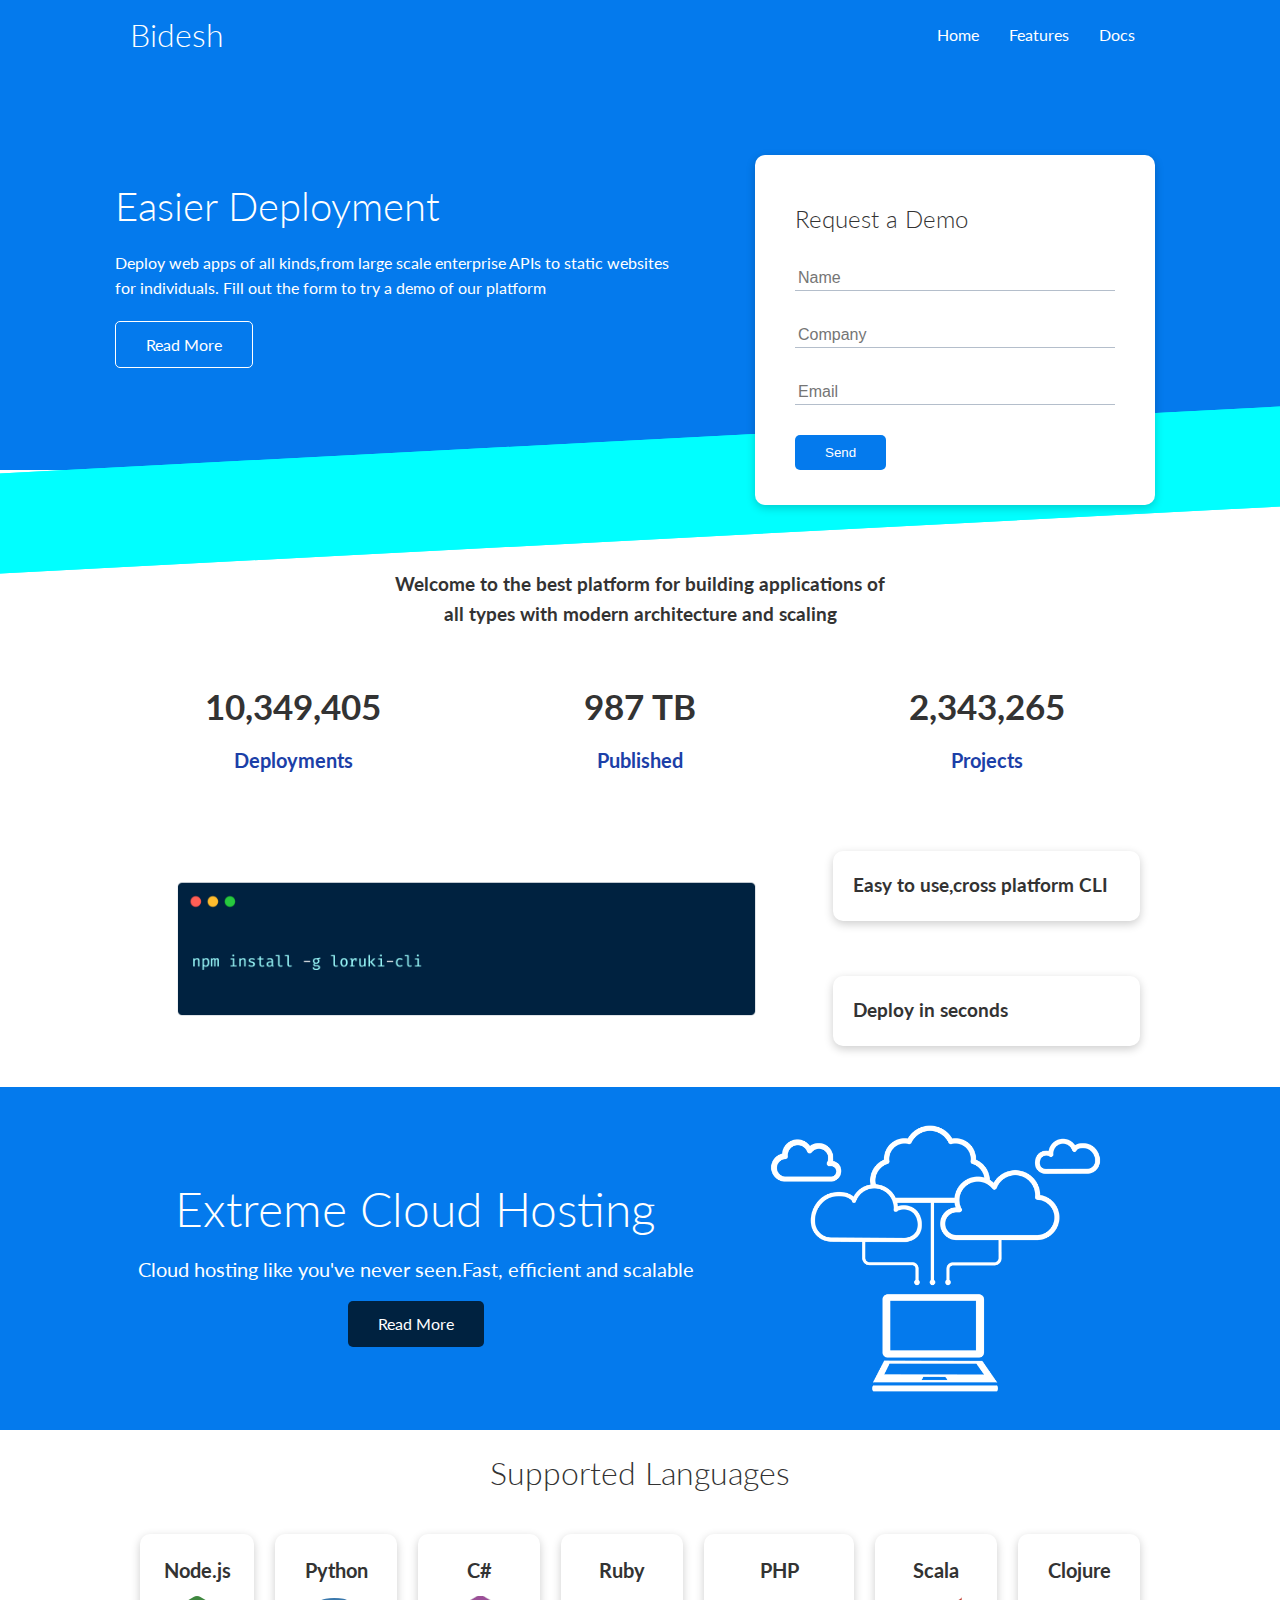
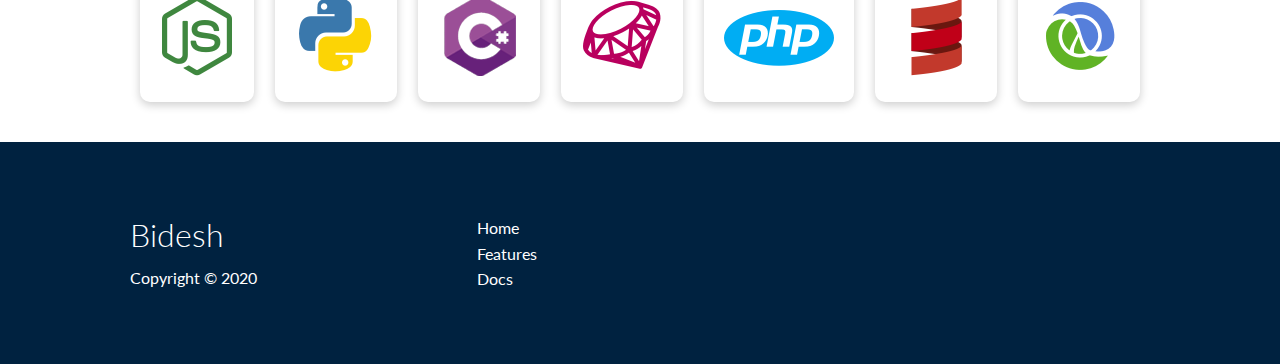
<file: index.html>
<!DOCTYPE html>
<html lang="en">
<head>
    <meta charset="UTF-8">
    <meta name="viewport" content="width=device-width, initial-scale=1.0">
    <link rel="stylesheet" href="https://cdnjs.cloudflare.com/ajax/libs/font-awesome/5.15.1/css/all.min.css" integrity="sha512-+4zCK9k+qNFUR5X+cKL9EIR+ZOhtIloNl9GIKS57V1MyNsYpYcUrUeQc9vNfzsWfV28IaLL3i96P9sdNyeRssA==" crossorigin="anonymous" />
    <link rel="stylesheet" href="css/utilities.css">
    <link rel="stylesheet" href="css/style.css">
    <title>Bidesh | Cloud Hosting For Everyone</title>
</head>
<body>
    <!--Navbar-->
    <div class="navbar">
        <div class="container flex">
            <h1 class="logo">Bidesh</h1>
            <nav>
                <ul>
                    <li><a href="index.html">Home</a></li>
                    <li><a href="features.html">Features</a></li>
                    <li><a href="docs.html">Docs</a></li>
                </ul>
            </nav>
        </div>
    </div>

    <!--Showcase-->
    <section class="showcase">
        <div class="container grid">
            <div class="showcase-text">
                <h1>Easier Deployment</h1>
                <p>Deploy web apps of all kinds,from large scale enterprise APIs to static websites for individuals. Fill out the form to try a demo of our platform</p>
                <a href="features.html" class="btn btn-outline">Read More</a>
            </div>

            <div class="showcase-form card">
                <h2>Request a Demo</h2>
                <form>
                    <div class="form-control">
                        <input type="text" name="name" placeholder="Name" required>
                    </div>
                    <div class="form-control">
                        <input type="text" name="company" placeholder="Company" required>
                    </div>
                    <div class="form-control">
                        <input type="email" name="email" placeholder="Email" required>
                    </div>
                    <input type="submit" value="Send" class="btn btn-primary">
                </form>
            </div>
        </div>
    </section>

    
    <!--Stats-->
    <section class="stats">
        <div class="container">
            <h3 class="stats-heading text-center my-1">
                Welcome to the best platform for building applications of all types with modern architecture and scaling
            </h3>

            <div class="grid grid-3 text-center my-4">
                <div>
                    <i class="fas fa-server fa-3x"></i>
                    <h3>10,349,405</h3>
                    <p class="text-secondary">Deployments</p>
                    
                </div>
                <div>
                    <i class="fas fa-upload fa-3x"></i>
                    <h3>987 TB</h3>
                    <p class="text-secondary">Published</p>
                </div>
                <div>
                    <i class="fas fa-project-diagram fa-3x"></i>
                    <h3>2,343,265</h3>
                    <p class="text-secondary">Projects</p>
                </div>
            </div>
        </div>
    </section>

    <!--CLI-->
    <section class="cli">
        <div class="container grid">
            <img src="images/cli.png" alt="">
            <div class="card">
                <h3>Easy to use,cross platform CLI</h3>
            </div>
            <div class="card">
                <h3>Deploy in seconds</h3>
            </div>
        </div>
    </section>

    <!--Cloud-->
    <section class="cloud bg-primary my-2 py-2">
        <div class="container grid">
            <div class="text-center">
                <h2 class="lg">Extreme Cloud Hosting</h2>
                <p class="lead my-1">Cloud hosting like you've never seen.Fast, efficient and scalable</p>
                <a href="features.html" class="btn btn-dark">Read More</a>
            </div>
            <img src="images/cloud.png" alt="">
        </div>
    </section>

    <!--Languages-->
    <section class="languages">
        <h2 class="md text-center my-2">
            Supported Languages
        </h2>
        <div class="container flex">
            <div class="card">
                <h4>Node.js</h4>
                <img src="images/logos/node.png" alt="">
            </div>
            <div class="card">
                <h4>Python</h4>
                <img src="images/logos/python.png" alt="">
              </div>
              <div class="card">
                <h4>C#</h4>
                <img src="images/logos/csharp.png" alt="">
              </div>
              <div class="card">
                <h4>Ruby</h4>
                <img src="images/logos/ruby.png" alt="">
              </div>
              <div class="card">
                <h4>PHP</h4>
                <img src="images/logos/php.png" alt="">
              </div>
              <div class="card">
                <h4>Scala</h4>
                <img src="images/logos/scala.png" alt="">
              </div>
              <div class="card">
                <h4>Clojure</h4>
                <img src="images/logos/clojure.png" alt="">
              </div>
        </div>
    </section>

    <!--Footer-->
    <footer class="footer bg-dark py-5">
        <div class="container grid grid-3">
            <div>
                <h1>Bidesh</h1>
                <p>Copyright &copy; 2020</p>
            </div>
            <nav>
                <ul>
                    <li><a href="index.html">Home</a></li>
                    <li><a href="features.html">Features</a></li>
                    <li><a href="docs.html">Docs</a></li>
                </ul>
            </nav>
            <div class="social">
                <a href="#"><i class="fab fa-github fa-2x"></i></a>
                <a href="#"><i class="fab fa-facebook fa-2x"></i></a>
                <a href="#"><i class="fab fa-instagram fa-2x"></i></a>
                <a href="#"><i class="fab fa-google fa-2x"></i></a>
            </div>
        </div>
    </footer>
</body>
</html>
</file>
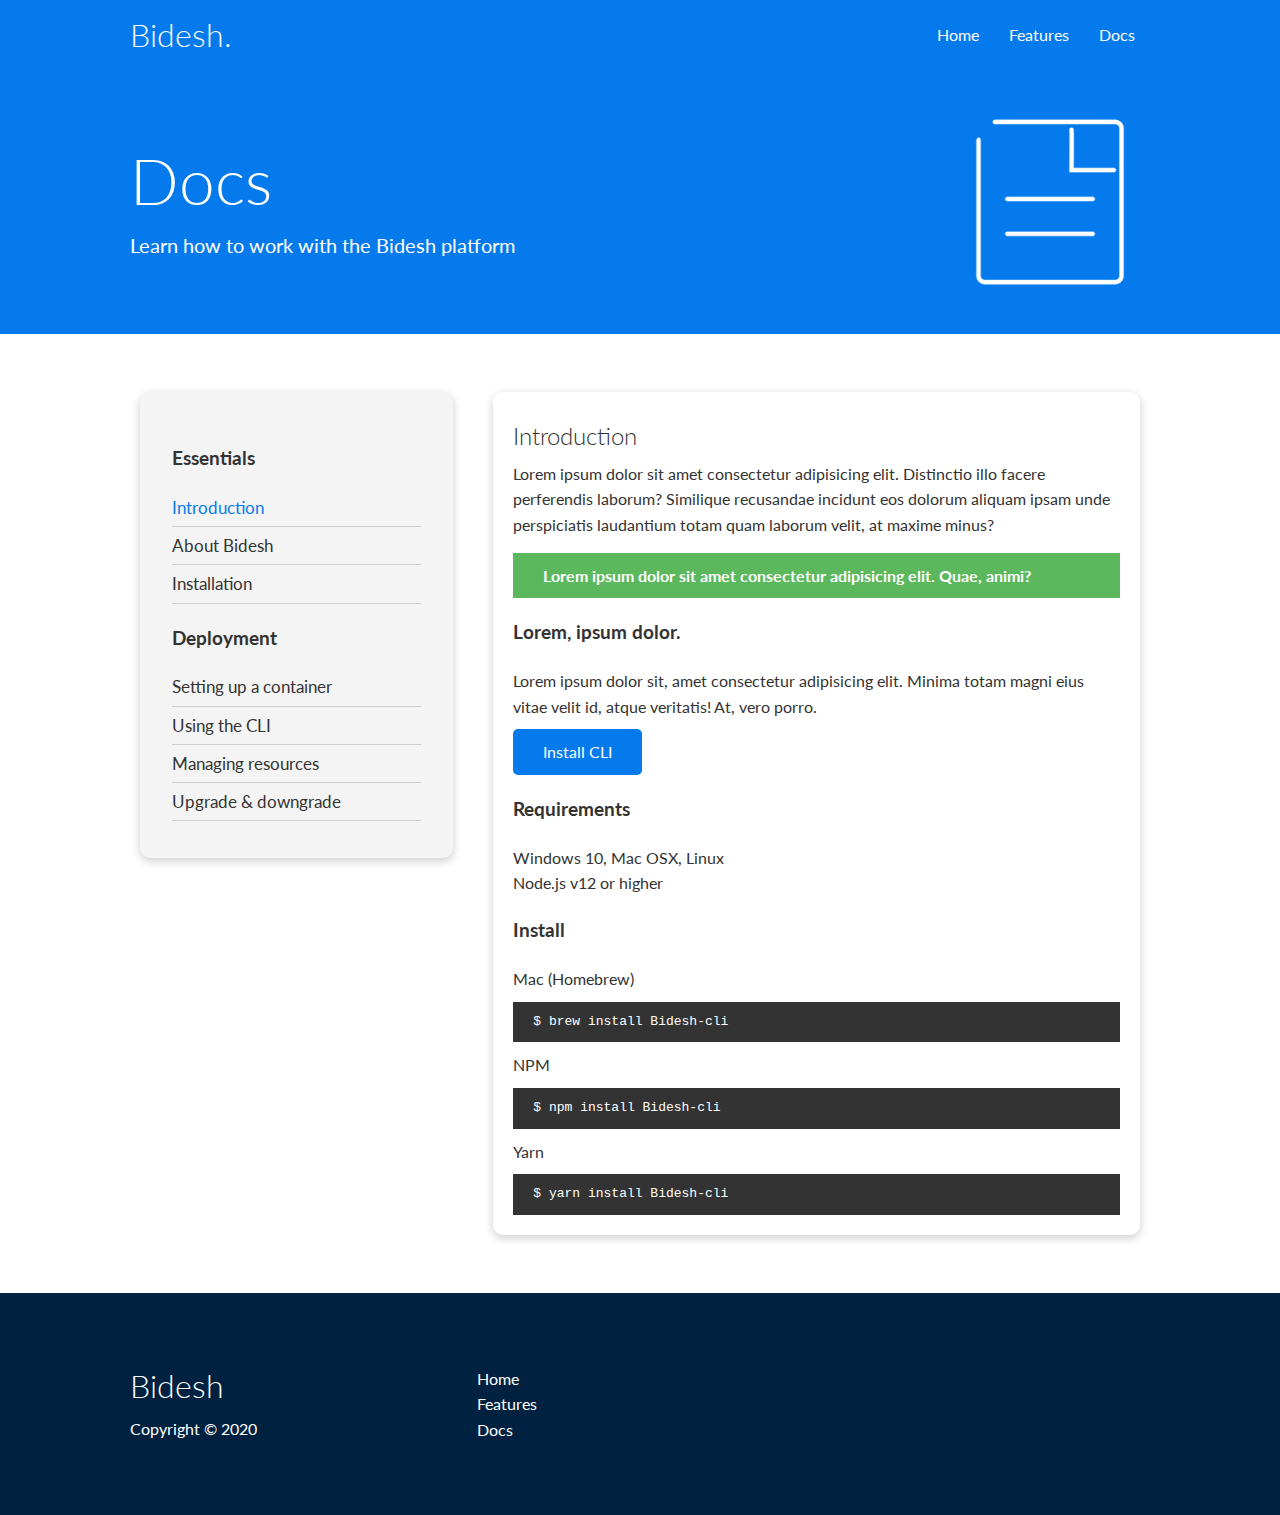
<file: docs.html>
<!DOCTYPE html>
<html lang="en">
<head>
    <meta charset="UTF-8">
    <meta name="viewport" content="width=device-width, initial-scale=1.0">
    <link rel="stylesheet" href="https://cdnjs.cloudflare.com/ajax/libs/font-awesome/5.15.1/css/all.min.css" integrity="sha512-+4zCK9k+qNFUR5X+cKL9EIR+ZOhtIloNl9GIKS57V1MyNsYpYcUrUeQc9vNfzsWfV28IaLL3i96P9sdNyeRssA==" crossorigin="anonymous" />
    <link rel="stylesheet" href="css/utilities.css">
    <link rel="stylesheet" href="css/style.css">
    <title>Bidesh | Cloud Hosting For Everyone</title>
</head>
<body>
    <!-- Navbar -->
    <div class="navbar">
        <div class="container flex">
            <h1 class="logo">Bidesh.</h1>
            <nav>
                <ul>
                    <li><a href="index.html">Home</a></li>
                    <li><a href="features.html">Features</a></li>
                    <li><a href="docs.html">Docs</a></li>
                </ul>
            </nav>
        </div>
    </div>

    <!-- Head -->
    <section class="docs-head bg-primary py-3">
        <div class="container grid">
            <div>
                <h1 class="xl">Docs</h1>
                <p class="lead">
                    Learn how to work with the Bidesh platform
                </p>
            </div>
            <img src="images/docs.png" alt="">
        </div>
    </section>

    <!-- Docs main -->
    <section class="docs-main my-4">
        <div class="container grid">
            <div class="card bg-light p-3">
                <h3 class="my-2">Essentials</h3>
                <nav>
                    <ul>
                        <li><a class="text-primary" href="#">Introduction</a></li>
                        <li><a href="#">About Bidesh</a></li>
                        <li><a href="#">Installation</a></li>
                    </ul>
                </nav>

                <h3 class="my-2">Deployment</h3>
                <nav>
                    <ul>
                        <li><a href="#">Setting up a container</a></li>
							<li><a href="#">Using the CLI</a></li>
							<li><a href="#">Managing resources</a></li>
							<li><a href="#">Upgrade & downgrade</a></li>
                    </ul>
                </nav>
            </div>
            <div class="card">
                <h2>Introduction</h2>
                <p>Lorem ipsum dolor sit amet consectetur adipisicing elit. Distinctio illo facere perferendis laborum? Similique recusandae incidunt eos dolorum aliquam ipsam unde perspiciatis laudantium totam quam laborum velit, at maxime minus?</p>

                <div class="alert alert-success">
                    <i class="fas fa-info"></i> Lorem ipsum dolor sit amet consectetur adipisicing elit. Quae, animi?
                </div>

                <h3>Lorem, ipsum dolor.</h3>
                <p>Lorem ipsum dolor sit, amet consectetur adipisicing elit. Minima totam magni eius vitae velit id, atque veritatis! At, vero porro.</p>
                <a href="#" class="btn btn-primary">Install CLI</a>

                <h3>Requirements</h3>
                <ul>
                    <li>Windows 10, Mac OSX, Linux</li>
                    <li>Node.js v12 or higher</li>
                </ul>

                <h3>Install</h3>
                <p>Mac (Homebrew)</p>
                <pre><code>$ brew install Bidesh-cli</code></pre>
                <p>NPM</p>
                <pre><code>$ npm install Bidesh-cli</code></pre>
                <p>Yarn</p>
                <pre><code>$ yarn install Bidesh-cli</code></pre>

            </div>
        </div>
    </section>
    
    <!-- Footer -->
    <footer class="footer bg-dark py-5">
        <div class="container grid grid-3">
            <div>
                <h1>Bidesh
                </h1>
                <p>Copyright &copy; 2020</p>
            </div>
            <nav>
                <ul>
                    <li><a href="index.html">Home</a></li>
                    <li><a href="features.html">Features</a></li>
                    <li><a href="docs.html">Docs</a></li>
                </ul>
            </nav>
            <div class="social">
                <a href="#"><i class="fab fa-github fa-2x"></i></a>
                <a href="#"><i class="fab fa-facebook fa-2x"></i></a>
                <a href="#"><i class="fab fa-instagram fa-2x"></i></a>
                <a href="#"><i class="fab fa-twitter fa-2x"></i></a>
            </div>
        </div>
    </footer>
</body>
</html>
</file>
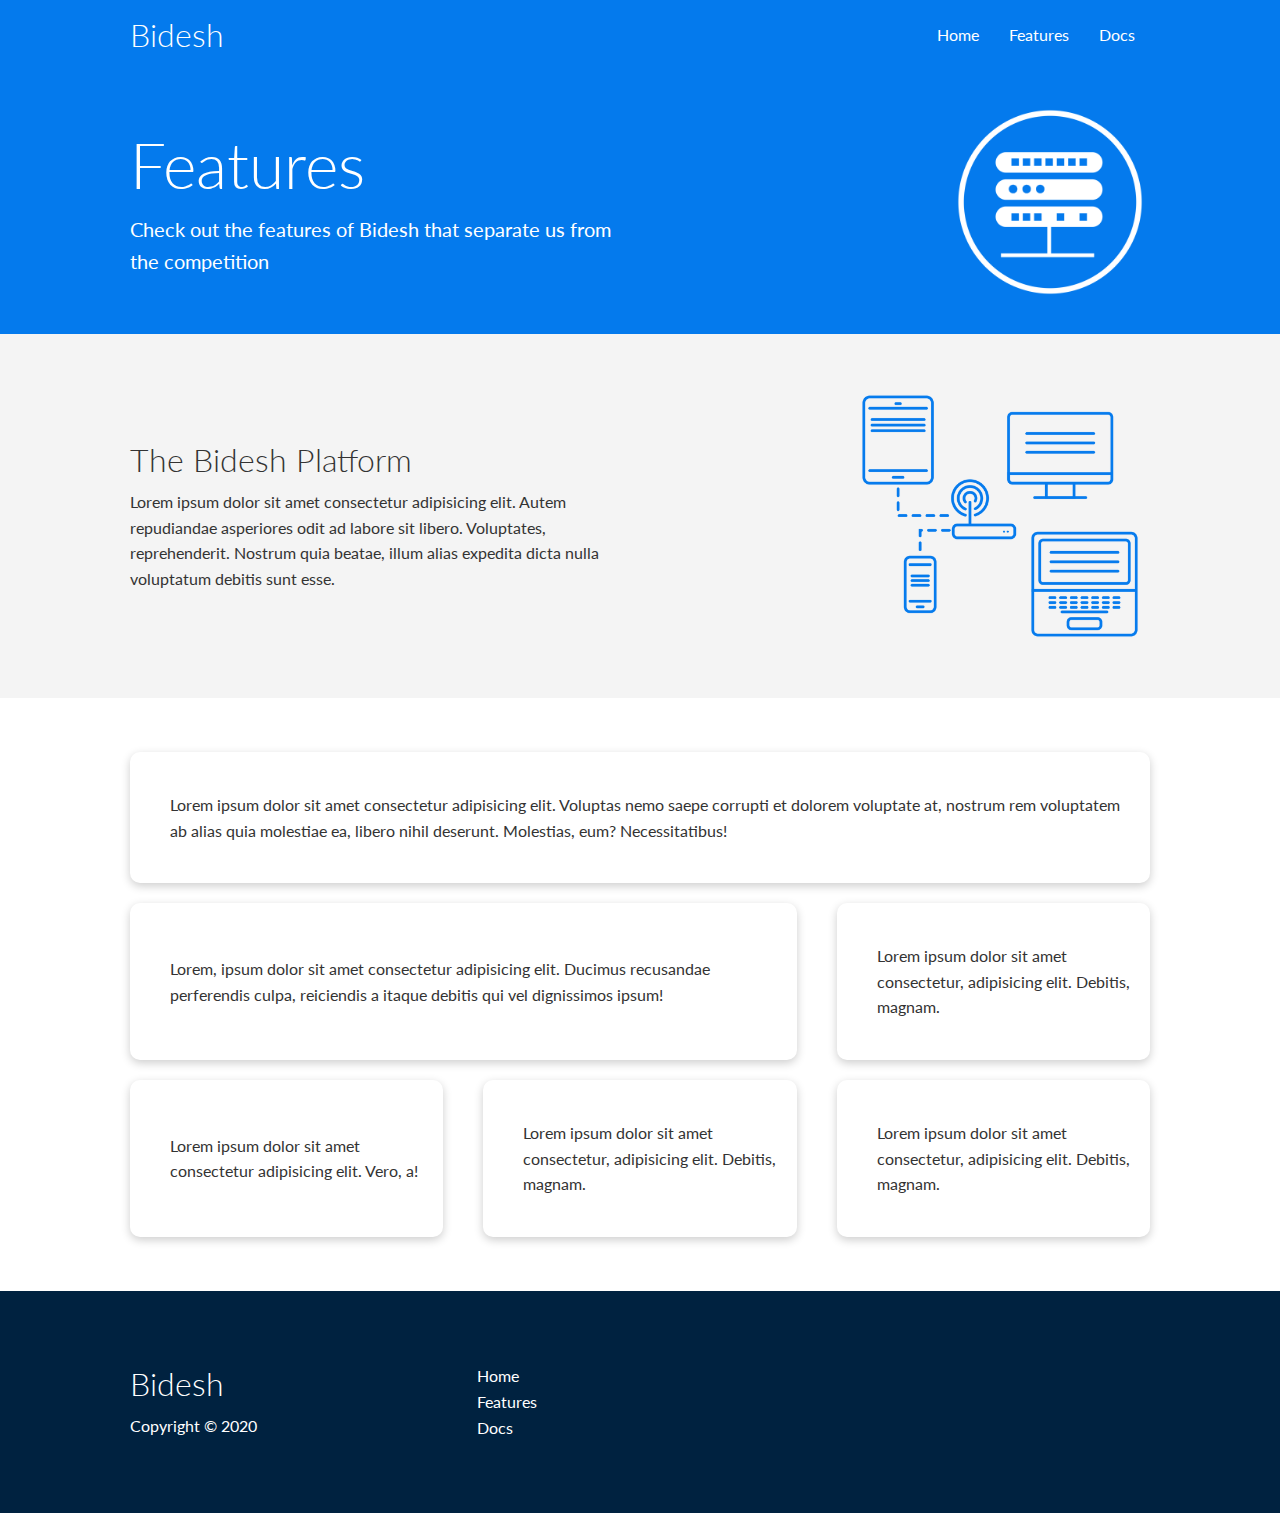
<file: features.html>
<!DOCTYPE html>
<html lang="en">
<head>
    <meta charset="UTF-8">
    <meta name="viewport" content="width=device-width, initial-scale=1.0">
    <link rel="stylesheet" href="https://cdnjs.cloudflare.com/ajax/libs/font-awesome/5.15.1/css/all.min.css" integrity="sha512-+4zCK9k+qNFUR5X+cKL9EIR+ZOhtIloNl9GIKS57V1MyNsYpYcUrUeQc9vNfzsWfV28IaLL3i96P9sdNyeRssA==" crossorigin="anonymous" />
    <link rel="stylesheet" href="css/utilities.css">
    <link rel="stylesheet" href="css/style.css">
    <title>Bidesh | Cloud Hosting For Everyone</title>
</head>
<body>
    <!--Navbar-->
    <div class="navbar">
        <div class="container flex">
            <h1 class="logo">Bidesh</h1>
            <nav>
                <ul>
                    <li><a href="index.html">Home</a></li>
                    <li><a href="features.html">Features</a></li>
                    <li><a href="docs.html">Docs</a></li>
                </ul>
            </nav>
        </div>
    </div>

    <!--Head-->
    <section class="features-head bg-primary py-3">
        <div class="container grid">
            <div>
                <h1 class="xl">Features</h1>
                <p class="lead">
                    Check out the features of Bidesh that separate us from the
						competition
                </p>
            </div>
            <img src="images/server.png" alt="">
        </div>
    </section>

    <!--Sub head-->
    <section class="features-sub-head bg-light py-3">
        <div class="container grid">
            <div>
                <h1 class="md">The Bidesh Platform</h1>
                <p>
                    Lorem ipsum dolor sit amet consectetur adipisicing elit. Autem repudiandae asperiores odit ad labore sit libero. Voluptates, reprehenderit. Nostrum quia beatae, illum alias expedita dicta nulla voluptatum debitis sunt esse.
                </p>
            </div>
            <img src="images/server2.png" alt="">
        </div>
    </section>

    <section class="features-main my-2">
        <div class="container grid grid-3">
            <div class="card flex">
                <i class="fas fa-server fa-3x"></i>
                <p>Lorem ipsum dolor sit amet consectetur adipisicing elit. Voluptas nemo saepe corrupti et dolorem voluptate at, nostrum rem voluptatem ab alias quia molestiae ea, libero nihil deserunt. Molestias, eum? Necessitatibus!</p>
            </div>
            <div class="card flex">
                <i class="fas fa-network-wired fa-3x"></i>
                <p>
                    Lorem, ipsum dolor sit amet consectetur adipisicing elit. Ducimus
                    recusandae perferendis culpa, reiciendis a itaque debitis qui vel
                    dignissimos ipsum!
                </p>
            </div>
            <div class="card flex">
                <i class="fas fa-laptop-code fa-3x"></i>
                <p>
                    Lorem ipsum dolor sit amet consectetur, adipisicing elit. Debitis,
                    magnam.
                </p>
            </div>
            <div class="card flex">
                <i class="fas fa-database fa-3x"></i>
                <p>
                    Lorem ipsum dolor sit amet consectetur adipisicing elit. Vero, a!
                </p>
            </div>
            <div class="card flex">
                <i class="fas fa-power-off fa-3x"></i>
                <p>
                    Lorem ipsum dolor sit amet consectetur, adipisicing elit. Debitis,
                    magnam.
                </p>
            </div>
            <div class="card flex">
                <i class="fas fa-upload fa-3x"></i>
                <p>
                    Lorem ipsum dolor sit amet consectetur, adipisicing elit. Debitis,
                    magnam.
                </p>
            </div>
        </div>
    </section>
    

    <!--Footer-->
    <footer class="footer bg-dark py-5">
        <div class="container grid grid-3">
            <div>
                <h1>Bidesh</h1>
                <p>Copyright &copy; 2020</p>
            </div>
            <nav>
                <ul>
                    <li><a href="index.html">Home</a></li>
                    <li><a href="features.html">Features</a></li>
                    <li><a href="docs.html">Docs</a></li>
                </ul>
            </nav>
            <div class="social">
                <a href="#"><i class="fab fa-github fa-2x"></i></a>
                <a href="#"><i class="fab fa-facebook fa-2x"></i></a>
                <a href="#"><i class="fab fa-instagram fa-2x"></i></a>
                <a href="#"><i class="fab fa-google fa-2x"></i></a>
            </div>
        </div>
    </footer>
</body>
</html>
</file>
<file: css/utilities.css>
.container{
    max-width: 1100px;
    margin: 0 auto;
    overflow: auto;
    padding: 0 40px;
}

.card{
    background-color: #fff;
    color: #333;
    border-radius: 10px;
    box-shadow: 0 3px 10px rgba(0, 0, 0, 0.2);
    padding: 20px;
    margin: 10px;
}

.btn{
    display: inline-block;
    padding: 10px 30px;
    cursor: pointer;
    background: var(--primary-color);
    color: #fff;
    border: none;
    border-radius: 5px;
}

.btn-outline{
    background-color: transparent;
    border: 1px #fff solid;
}

.btn:hover{
    transform: scale(.98);
}

/*backgrounds and colored buttons*/
.bg-primary,.btn-primary{
    background-color: var(--primary-color);
    color: #fff;
}

.bg-secondary,.btn-secondary{
    background-color: var(--secondary-color);
    color: #fff;
}

.bg-dark,.btn-dark{
    background-color: var(--dark-color);
    color: #fff;
}

.bg-light,.btn-light{
    background-color: var(--light-color);
    color: #333;
}

.bg-primary a,.btn-primary a,
.bg-secondary a,.btn-secondary a,
.bg-dark a,.btn-dark a{
    color: #fff;
}

/*text colors*/
.text-primary{
    color: var(--primary-color);
}

.text-secondary{
    color: var(--secondary-color);
}

.text-dark{
    color: var(--dark-color);
}

.text-light{
    color: var(--light-color);
}

/*Text sizes*/
.lead{
    font-size: 20px;
}
.sm{
    font-size: 1rem;
}
.md{
    font-size: 2rem;
}
.lg{
    font-size: 3rem;
}
.xl{
    font-size: 4rem;
}


.text-center{
    text-align: center;

}

/*Aler*/
.alert{
    background-color: var(--light-color);
    padding: 10px 20px;
    font-weight: bold;
    margin: 15px 0;
}

.alert i{
    margin-right: 10px;
}

.alert-success{
    background-color: var(--success-color);
    color: #fff;
}
.alert-error{
    background-color: var(--error-color);
    color: #fff;
}

.flex{
    display: flex;
    justify-content: space-between;
    align-items: center;
    height: 100%;
}

.grid{
    display: grid;
    grid-template-columns: repeat(2,1fr);
    gap: 20px;
    justify-content: center;
    align-items: center;
    height: 100%;
}

.grid-3{
    grid-template-columns: repeat(3,1fr);
}

/*Margin*/
.my-1{
    margin: 1rem 0;
}
.my-2{
    margin: 1.5rem 0;
}
.my-3{
    margin: 2rem 0;
}
.my-4{
    margin: 3rem 0;
}
.my-5{
    margin: 4rem 0;
}

.m-1{
    margin: 1rem;
}
.m-2{
    margin: 1.5rem;
}
.m-3{
    margin: 2rem;
}
.m-4{
    margin: 3rem;
}
.m-5{
    margin: 4rem;
}

/*Padding*/
.py-1{
    padding: 1rem 0;
}
.py-2{
    padding: 1.5rem 0;
}
.py-3{
    padding: 2rem 0;
}
.py-4{
    padding: 3rem 0;
}
.py-5{
    padding: 4rem 0;
}

.p-1{
    padding: 1rem;
}
.p-2{
    padding: 1.5rem;
}
.p-3{
    padding: 2rem;
}
.p-4{
    padding: 3rem;
}
.p-5{
    padding: 4rem;
}
</file>
<file: css/style.css>
@import url('https://fonts.googleapis.com/css2?family=Lato:wght@300&display=swap');

:root{
    --primary-color: #047aed;
    --secondary-color: #1c3fa8;
    --dark-color: #002240;
    --light-color: #f4f4f4;
    --success-color: #5cb85c;
    --error-color: #d9534f;
}

*{
    box-sizing: border-box;
    padding: 0;
    margin: 0;

}
body{
    font-family: 'Lato', sans-serif;
    color: #333;
    line-height: 1.6;
}
ul{
    list-style-type: none;
}
a{
    text-decoration: none;
    color: #333;
}
h1,h2{
    font-weight: 300;
    line-height: 1.2;
    margin: 10px 0;
}
p{
    margin: 10px 0;
}
img{
    width: 100%;
}

code,pre{
    background: #333;
    color: #fff;
    padding: 10px;
}


/* Navbar */

.navbar{
    background-color: var(--primary-color) ;
    color: #fff;
    height: 70px;
}

.navbar ul{
    display: flex;
}

.navbar a{
    color: #fff;
    padding: 10px;
    margin: 0 5px;
}

.navbar a:hover{
    border-bottom: 2px #fff solid;
}

.navbar flex{
    justify-content: space-between;
}


/*Showcase*/

.showcase{
    height: 400px;
    background-color:var(--primary-color) ;
    color: #fff;
    position: relative;
}

.showcase h1{
    font-size: 40px;
}

.showcase p{
    margin: 20px 0;
}

.showcase .grid{
    overflow: visible;
    grid-template-columns: 55% 45%;
    gap: 30px;
}

.showcase-text{
    animation: slideInFromLeft 1s ease-in;
}

.showcase-form{
    position: relative;
    top: 60px;
    height: 350px;
    width: 400px;
    padding: 40px;
    z-index: 100;
    justify-self: flex-end;
    animation: slideInFromRight 1s ease-in;
}

.showcase-form .form-control{
    margin: 30px 0;
}

.showcase-form input[type='text'],
.showcase-form input[type='email']{
    border: 0;
    border-bottom: 1px solid #b4becb;
    width: 100%;
    padding: 3px;
    font-size: 16px;
}

.showcase-form input:focus{
    outline: none;
}

.showcase::before,.showcase::after{
    content: '';
    position: absolute;
    height: 100px;
    bottom: -70px;
    right: 0;
    left: 0;
    background-color: aqua;
    transform: skewY(-3deg);
    -webkit-transform: skewY(-3deg);
    -moz-transform: skewY(-3deg);
    -ms-transform: skewY(-3deg);
}

/*Stats*/
.stats{
    padding-top: 100px;
    animation: slideInFromBottom 1s ease-in;
}

.stats-heading{
    max-width: 500px;
    margin: auto;
}

.stats .grid h3{
    font-size: 35px;
}

.stats .grid p{
    font-size: 20px;
    font-weight: bold;
}

/*CLI*/
.cli .grid{
    grid-template-columns: repeat(3 ,1fr);
    grid-template-rows: repeat(2,1fr);
}

.cli .grid > *:first-child{
    grid-column: 1/ span 2;
    grid-row: 1/ span 2;
}

/*Cloud*/

.cloud .grid{
    grid-template-columns: 4fr 3fr;
}

/*Languages*/
.languages .flex{
    flex-wrap: wrap;
}
.languages .card{
    text-align: center;
    margin: 18px 10px 40px;
    transition: transform 0.2s ease-in ;
}
.languages .card h4{
    font-size: 20px;
    margin-bottom: 10px;
}
.languages .card:hover{
    transform: translateY(-15px);
}

/*Features*/
.features-head img, .docs-head img{
    width: 200px;
    justify-self: flex-end;
}
.features-sub-head img{
    width: 300px;
    justify-self: flex-end;
}
.features-main .card>i{
    margin-right: 20px;
}
.features-main .grid{
    padding: 30px;
}
.features-main .grid>*:first-child{
    grid-column: 1/span 3;
}
.features-main .grid>*:nth-child(2){
    grid-column: 1/span 2;
}

/*Docs*/
.docs-main h3{
    margin: 20px 0;
}
.docs-main .grid{
    grid-template-columns: 1fr 2fr;
    align-items: flex-start;
}

.docs-main nav li{
    font-size: 17px;
    padding-bottom: 5px;
    margin-bottom: 5px;
    border-bottom: 1px #ccc solid;
}

.docs-main a:hover{
    font-weight: bold;
}

/*Footer*/
.footer .social a{
    margin: 0 10px;
}

/*Animations*/
@keyframes slideInFromLeft{
    0%{
        transform: translateX(-100%);
      }
      100%{
        transform: translateX(0);
      }
}

@keyframes slideInFromRight{
    0%{
        transform: translateX(100%);
      }
      100%{
        transform: translateX(0);
      }
}

@keyframes slideInFromTop{
    0%{
        transform: translateY(-100%);
      }
      100%{
        transform: translateX(0);
      }
}

@keyframes slideInFromBottom{
    0%{
        transform: translateY(100%);
      }
      100%{
        transform: translateX(0);
      }
}

/*Tablet and under */
@media(max-width: 768px){
    .grid,
    .showcase.grid,
    .stats .grid,
    .cli .grid,
    .cloud .grid,
    .features-main .grid,
    .docs-main .grid{
        grid-template-columns: 1fr;
        grid-template-rows: 1fr;
    }

    .showcase{
        height: auto;
    }

    .showcase-text{
        text-align: center;
        margin-top: 40px;
        animation: slideInFromTop 1s ease-in;

    }
    .showcase-form{
        justify-self: center;
        margin: auto;
        animation: slideInFromBottom 1s ease-in;
    }
    .cli .grid > *:first-child{
        grid-column: 1;
        grid-row: 1;
    }
    .features-head,
    .features-sub-head,
    .docs-head{
        text-align: center;   
    }
    .features-head img,
    .features-sub-head img,
    .docs-head img{
        justify-self: center;
        
    }

    .features-main .grid > *:first-child,
    .features-main .grid > *:nth-child(2){
        grid-column: 1;
    }
}

/* Mobile*/
@media(max-width: 500){
    .navbar{
        height: 110px;
    }
    .navbar .flex{
        flex-direction: column;
    }
    .navbar ul{
        padding: 10px;
        background-color: rgba(0, 0, 0, 0.1);
    }
}
</file>
